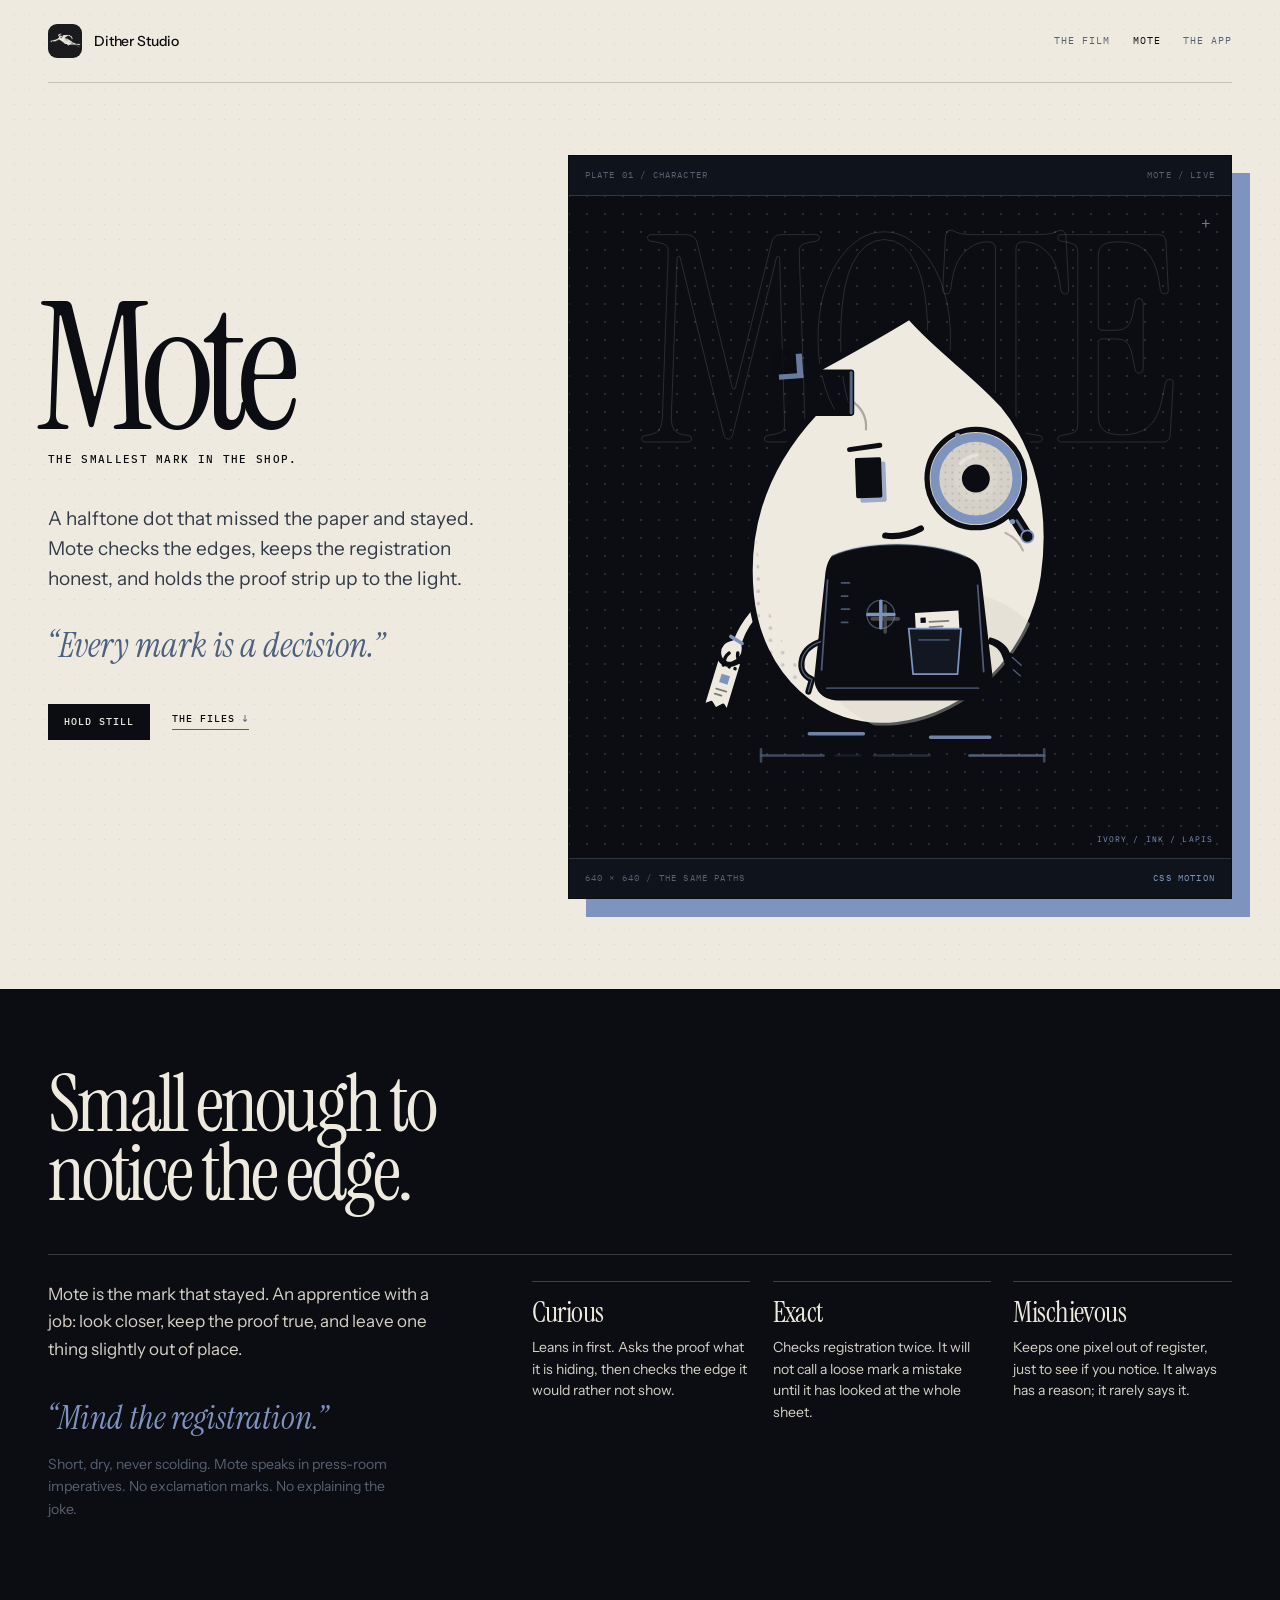
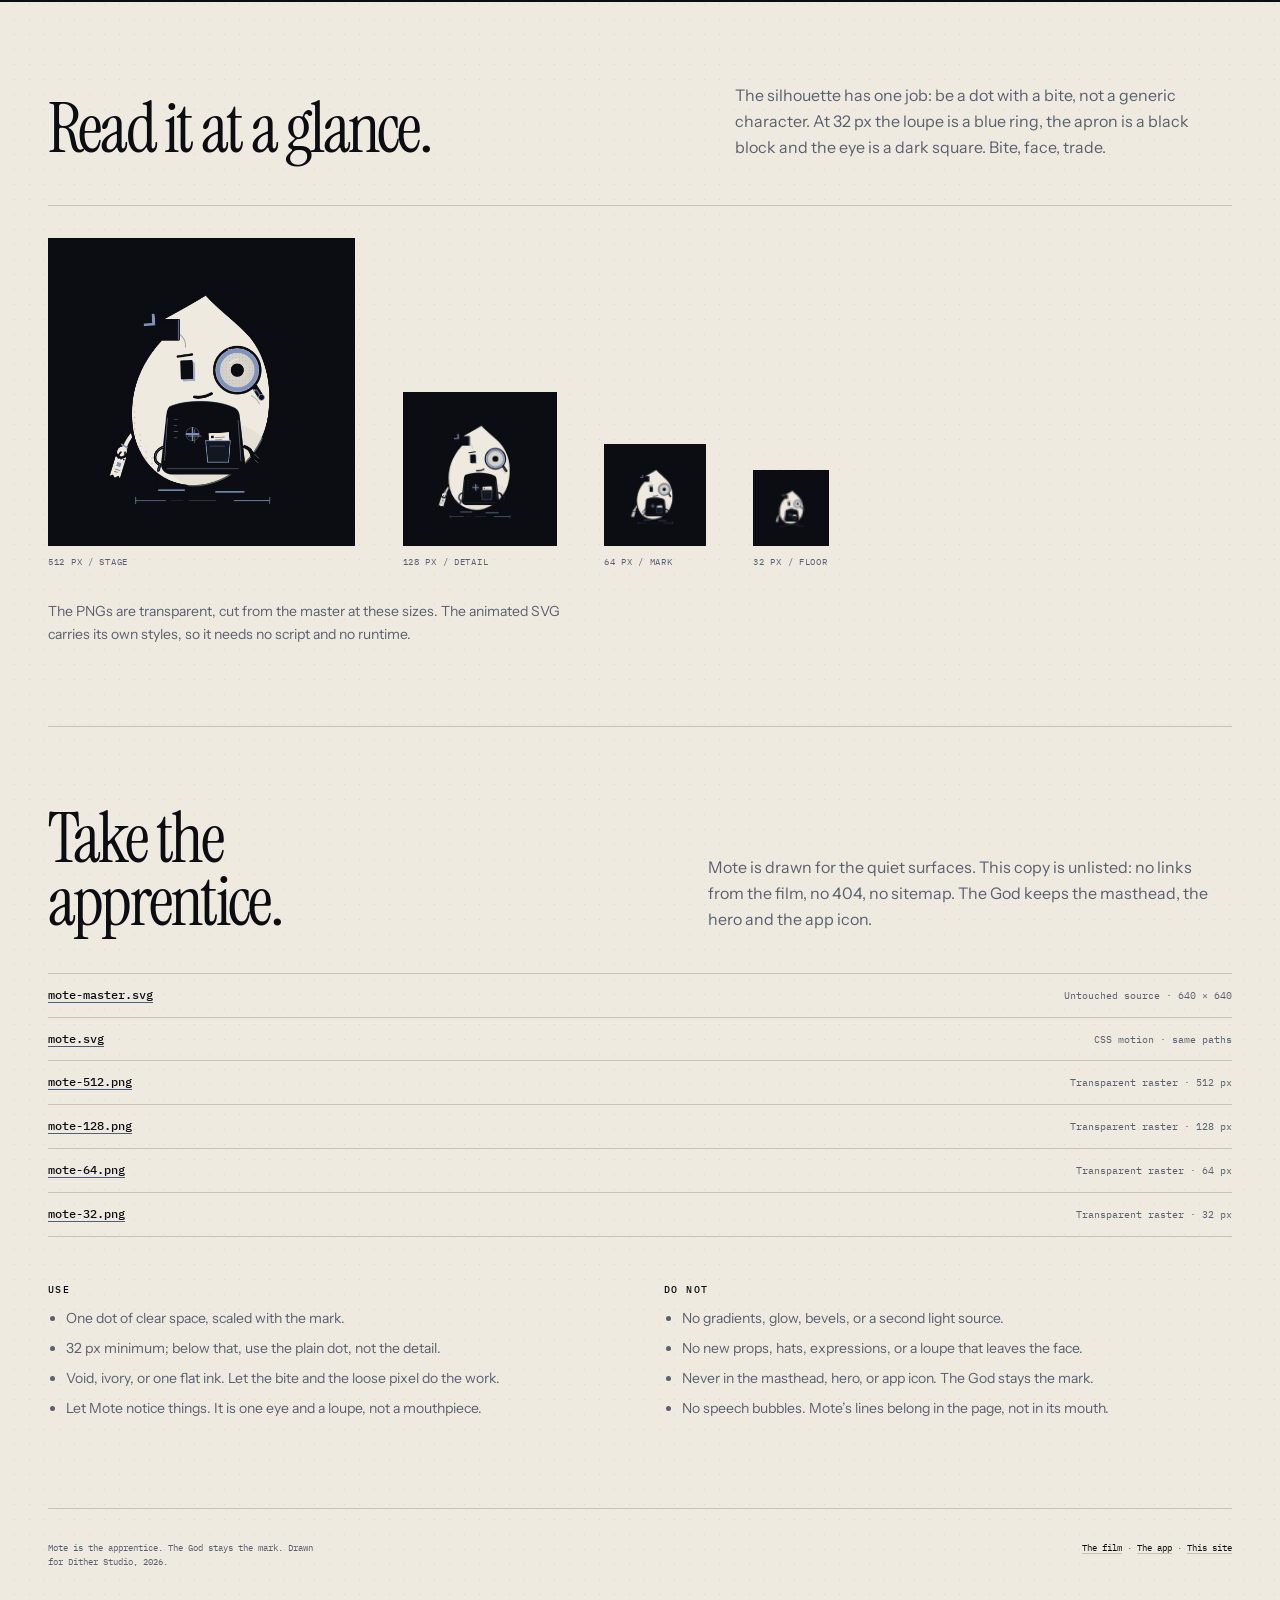
<file: mascot/index.html>
<!doctype html>
<html lang="en">
<head>
<meta charset="utf-8">
<meta name="viewport" content="width=device-width, initial-scale=1">
<meta name="color-scheme" content="light">
<title>Mote · the press apprentice · Dither Studio</title>
<meta name="description" content="Mote is the smallest mark in the Dither Studio shop: a stepped bite, one square eye, a loupe, a printer's apron, and one loose pixel.">
<meta name="robots" content="noindex, nofollow, noarchive">
<meta name="theme-color" content="#EFEADF">
<link rel="icon" href="../assets/mark.svg" type="image/svg+xml">
<link rel="apple-touch-icon" href="../assets/mark-192.png">
<meta property="og:title" content="Mote · the press apprentice">
<meta property="og:description" content="A stepped bite, one square eye, a loupe, a printer's apron and a loose pixel. Meet the smallest mark in the Dither Studio shop.">
<meta property="og:type" content="website">
<link rel="stylesheet" href="mascot.css">
</head>
<body>

<a class="skip" href="#main">Skip to the character</a>

<header class="masthead">
  <a class="brand" href="../" aria-label="Dither Studio, back to the film">
    <img class="brand__mark" src="../assets/mark-64.png" alt="" width="64" height="64" decoding="async">
    <span class="brand__word">Dither Studio</span>
  </a>
  <nav class="masthead__nav" aria-label="Sections">
    <a href="../">The film</a>
    <a href="./" aria-current="page">Mote</a>
    <a href="https://github.com/thijnperd/dither-studio">The app</a>
  </nav>
</header>

<main id="main">

  <section class="hero" aria-labelledby="hero-title">
    <div class="hero__copy">
      <h1 id="hero-title">Mote</h1>
      <p class="hero__role">The smallest mark in the shop.</p>
      <p class="hero__lede">A halftone dot that missed the paper and stayed. Mote checks the edges, keeps the registration honest, and holds the proof strip up to the light.</p>
      <p class="hero__quote">“Every mark is a decision.”</p>
      <div class="hero__actions">
        <button class="motion-toggle js-motion" type="button" aria-pressed="false">Hold still</button>
        <a class="hero__files" href="#files">The files <span aria-hidden="true">↓</span></a>
      </div>
    </div>

    <figure class="mote-stage">
      <div class="mote-stage__bar">
        <span>Plate 01 / character</span>
        <span>Mote / live</span>
      </div>
      <div class="mote-stage__art">
        <span class="mote-stage__word" aria-hidden="true">MOTE</span>
        <span class="mote-stage__cock" aria-hidden="true">+</span>
        <img id="mote-live" class="js-mote-live" src="mote.svg" width="640" height="640" alt="Mote, an ivory ink drop with a stepped bite at the shoulder, one square ink eye behind a lapis loupe, a black printer's apron, a proof strip in its left hand and one loose out-of-register pixel.">
        <span class="mote-stage__coord" aria-hidden="true">Ivory / ink / lapis</span>
      </div>
      <figcaption class="mote-stage__foot">
        <span>640 × 640 / the same paths</span>
        <span>CSS motion</span>
      </figcaption>
    </figure>
  </section>

  <section class="creed" aria-labelledby="creed-title">
    <div class="creed__inner">
      <h2 id="creed-title">Small enough to notice the edge.</h2>
      <div class="creed__grid">
        <div class="creed__copy">
          <p class="creed__lede">Mote is the mark that stayed. An apprentice with a job: look closer, keep the proof true, and leave one thing slightly out of place.</p>
          <p class="creed__quote">“Mind the registration.”</p>
          <p class="creed__note">Short, dry, never scolding. Mote speaks in press-room imperatives. No exclamation marks. No explaining the joke.</p>
        </div>
        <div class="traits">
          <article class="trait">
            <h3>Curious</h3>
            <p>Leans in first. Asks the proof what it is hiding, then checks the edge it would rather not show.</p>
          </article>
          <article class="trait">
            <h3>Exact</h3>
            <p>Checks registration twice. It will not call a loose mark a mistake until it has looked at the whole sheet.</p>
          </article>
          <article class="trait">
            <h3>Mischievous</h3>
            <p>Keeps one pixel out of register, just to see if you notice. It always has a reason; it rarely says it.</p>
          </article>
        </div>
      </div>
    </div>
  </section>

  <section class="specimen" aria-labelledby="specimen-title">
    <div class="specimen__head">
      <div>
        <h2 id="specimen-title">Read it at a glance.</h2>
      </div>
      <p>The silhouette has one job: be a dot with a bite, not a generic character. At 32 px the loupe is a blue ring, the apron is a black block and the eye is a dark square. Bite, face, trade.</p>
    </div>
    <div class="specimen__sizes">
      <figure class="specimen__size">
        <div class="specimen__tile"><img src="mote-512.png" width="512" height="512" alt="Mote at 512 pixels."></div>
        <figcaption>512 px / stage</figcaption>
      </figure>
      <figure class="specimen__size">
        <div class="specimen__tile"><img src="mote-128.png" width="128" height="128" alt="Mote at 128 pixels."></div>
        <figcaption>128 px / detail</figcaption>
      </figure>
      <figure class="specimen__size">
        <div class="specimen__tile"><img src="mote-64.png" width="64" height="64" alt="Mote at 64 pixels."></div>
        <figcaption>64 px / mark</figcaption>
      </figure>
      <figure class="specimen__size">
        <div class="specimen__tile"><img src="mote-32.png" width="32" height="32" alt="Mote at 32 pixels."></div>
        <figcaption>32 px / floor</figcaption>
      </figure>
    </div>
    <p class="specimen__note">The PNGs are transparent, cut from the master at these sizes. The animated SVG carries its own styles, so it needs no script and no runtime.</p>
  </section>

  <section class="files" id="files" aria-labelledby="files-title">
    <div class="files__head">
      <div>
        <h2 id="files-title">Take the apprentice.</h2>
      </div>
      <p>Mote is drawn for the quiet surfaces. This copy is unlisted: no links from the film, no 404, no sitemap. The God keeps the masthead, the hero and the app icon.</p>
    </div>

    <ul class="files__list">
      <li><a href="mote-master.svg" download>mote-master.svg</a><span>Untouched source · 640 × 640</span></li>
      <li><a href="mote.svg" download>mote.svg</a><span>CSS motion · same paths</span></li>
      <li><a href="mote-512.png" download>mote-512.png</a><span>Transparent raster · 512 px</span></li>
      <li><a href="mote-128.png" download>mote-128.png</a><span>Transparent raster · 128 px</span></li>
      <li><a href="mote-64.png" download>mote-64.png</a><span>Transparent raster · 64 px</span></li>
      <li><a href="mote-32.png" download>mote-32.png</a><span>Transparent raster · 32 px</span></li>
    </ul>

    <div class="rules">
      <div>
        <h3>Use</h3>
        <ul>
          <li>One dot of clear space, scaled with the mark.</li>
          <li>32 px minimum; below that, use the plain dot, not the detail.</li>
          <li>Void, ivory, or one flat ink. Let the bite and the loose pixel do the work.</li>
          <li>Let Mote notice things. It is one eye and a loupe, not a mouthpiece.</li>
        </ul>
      </div>
      <div>
        <h3>Do not</h3>
        <ul>
          <li>No gradients, glow, bevels, or a second light source.</li>
          <li>No new props, hats, expressions, or a loupe that leaves the face.</li>
          <li>Never in the masthead, hero, or app icon. The God stays the mark.</li>
          <li>No speech bubbles. Mote’s lines belong in the page, not in its mouth.</li>
        </ul>
      </div>
    </div>
  </section>

</main>

<footer class="colophon">
  <p>Mote is the apprentice. The God stays the mark. Drawn for Dither Studio, 2026.</p>
  <p>
    <a href="../">The film</a> ·
    <a href="https://github.com/thijnperd/dither-studio">The app</a> ·
    <a href="https://github.com/thijnperd/Dither-studio_publicity">This site</a>
  </p>
</footer>

<script>
  (() => {
    const toggle = document.querySelector('.js-motion');
    const live = [...document.querySelectorAll('.js-mote-live')];
    const preferStill = window.matchMedia('(prefers-reduced-motion: reduce)');
    let moving = !preferStill.matches;

    const sync = () => {
      live.forEach((image) => { image.src = moving ? 'mote.svg' : 'mote-master.svg'; });
      document.body.classList.toggle('is-still', !moving);
      toggle.textContent = moving ? 'Hold still' : 'Play motion';
      toggle.setAttribute('aria-pressed', String(!moving));
    };

    toggle.addEventListener('click', () => {
      moving = !moving;
      sync();
    });

    preferStill.addEventListener('change', (event) => {
      if (event.matches) {
        moving = false;
        sync();
      }
    });

    sync();
  })();
</script>

</body>
</html>
</file>
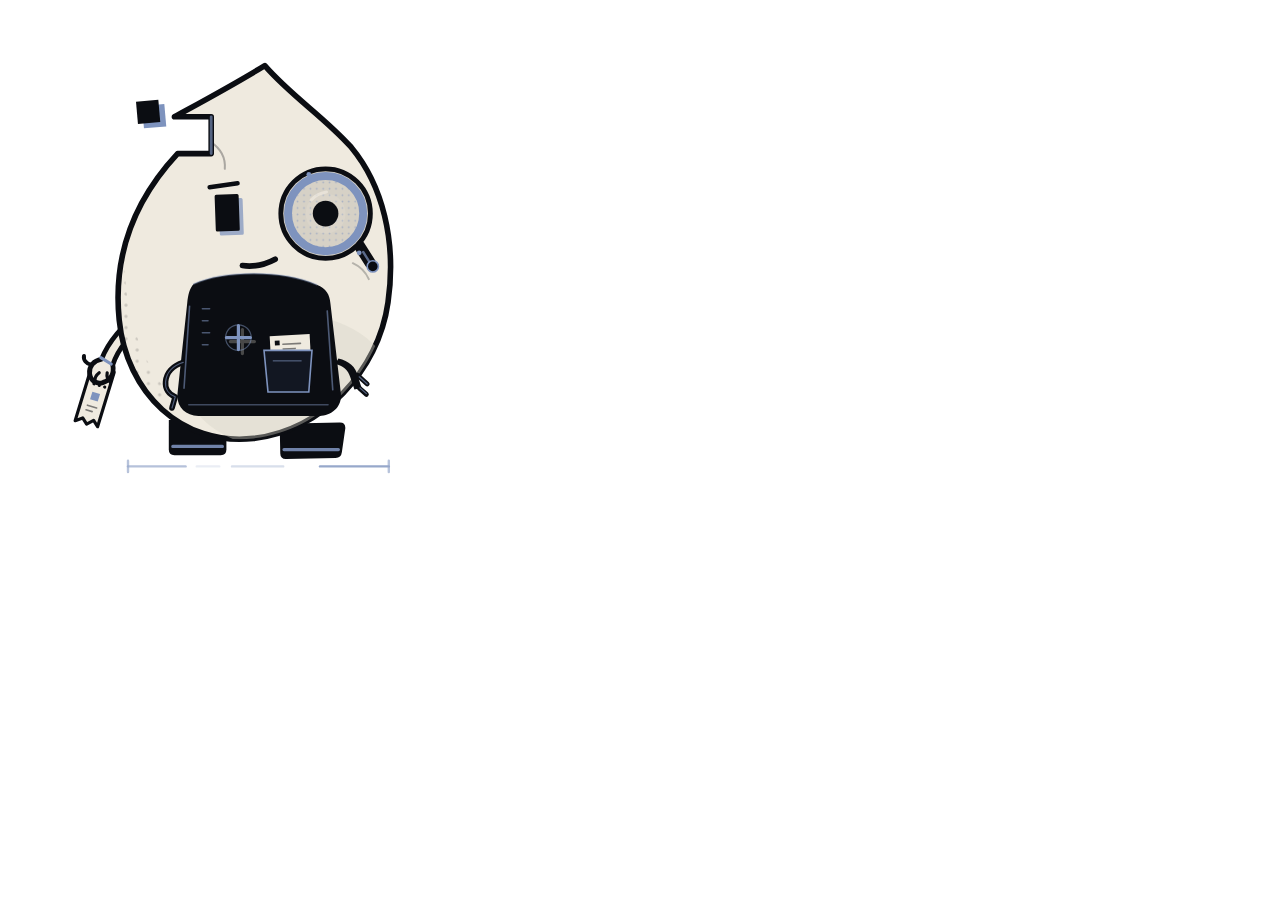
<file: mascot/tools/render.html>
<!doctype html>
<html lang="en">
<head>
<meta charset="utf-8">
<style>
  html, body { margin: 0; overflow: hidden; }
  body { display: grid; place-items: center; background: transparent; }
  body[data-bg="dark"] { background: #0B0D12; }
  img { display: block; width: var(--size); height: var(--size); }
</style>
</head>
<body>
<img id="mote" alt="">
<script>
  const params = new URLSearchParams(location.search);
  const src = params.get('src') || '../mote-master.svg';
  const size = Number(params.get('size')) || 512;
  document.documentElement.style.setProperty('--size', `${size}px`);
  document.body.style.width = `${size}px`;
  document.body.style.height = `${size}px`;
  document.body.dataset.bg = params.get('bg') || 'transparent';
  document.getElementById('mote').src = src;
</script>
</body>
</html>
</file>
<file: mascot/mascot.css>
/* Mote · the press apprentice.
   A character sheet printed on paper. The God remains the masthead mark;
   Mote gets one black stage, one clear silhouette and one job. */

@font-face {
  font-family: "Instrument Serif";
  src: url("../assets/fonts/InstrumentSerif-400.woff2") format("woff2");
  font-weight: 400;
  font-style: normal;
  font-display: swap;
}

@font-face {
  font-family: "Instrument Serif";
  src: url("../assets/fonts/InstrumentSerif-400-italic.woff2") format("woff2");
  font-weight: 400;
  font-style: italic;
  font-display: swap;
}

@font-face {
  font-family: "Instrument Sans";
  src: url("../assets/fonts/InstrumentSans-var.woff2") format("woff2");
  font-weight: 400 700;
  font-style: normal;
  font-display: swap;
}

@font-face {
  font-family: "IBM Plex Mono";
  src: url("../assets/fonts/IBMPlexMono-400.woff2") format("woff2");
  font-weight: 400;
  font-style: normal;
  font-display: swap;
}

@font-face {
  font-family: "IBM Plex Mono";
  src: url("../assets/fonts/IBMPlexMono-500.woff2") format("woff2");
  font-weight: 500;
  font-style: normal;
  font-display: swap;
}

:root {
  --paper: #EFEADF;
  --ink: #0B0D12;
  --void: #0B0D12;
  --press: #121722;
  --slate: #293244;
  --ivory: #EFEADF;
  --wash: #D6D1C6;
  --muted: #586171;
  --lapis: #7E93BE;
  --lapis-deep: #4D607F;
  --edge: rgba(11, 13, 18, 0.18);
  --serif: "Instrument Serif", Georgia, "Times New Roman", serif;
  --sans: "Instrument Sans", "Segoe UI", system-ui, -apple-system, sans-serif;
  --mono: "IBM Plex Mono", Consolas, "Cascadia Mono", ui-monospace, monospace;
  --ease-out: cubic-bezier(0.23, 1, 0.32, 1);
}

* { box-sizing: border-box; }

html {
  background: var(--paper);
  color-scheme: light;
  -webkit-text-size-adjust: 100%;
}

body {
  min-height: 100svh;
  margin: 0;
  display: flex;
  flex-direction: column;
  overflow-x: hidden;
  background-color: var(--paper);
  background-image: radial-gradient(circle, rgba(11, 13, 18, 0.09) 0.65px, transparent 0.9px);
  background-size: 15px 15px;
  background-position: 7px 7px;
  color: var(--ink);
  font: 400 17px/1.62 var(--sans);
  -webkit-font-smoothing: antialiased;
}

::selection { background: var(--lapis); color: var(--ink); }

a {
  color: var(--ink);
  text-decoration-color: var(--lapis-deep);
  text-underline-offset: 0.24em;
}

a:hover { text-decoration-color: var(--ink); }

:focus-visible {
  outline: 2px solid var(--lapis-deep);
  outline-offset: 4px;
}

h1, h2, h3, p, figure, blockquote, dl, dd { margin: 0; }
img { max-width: 100%; }

.skip {
  position: absolute;
  left: 1rem;
  top: -100%;
  z-index: 20;
  background: var(--ink);
  color: var(--paper);
  padding: 0.7rem 1rem;
  font: 500 11px/1 var(--mono);
  letter-spacing: 0.1em;
  text-transform: uppercase;
}

.skip:focus { top: 1rem; }

/* ---------- the top of the sheet ---------- */

.masthead,
.hero,
.creed__inner,
.specimen,
.files,
.colophon {
  width: min(1400px, calc(100% - 96px));
  margin-inline: auto;
}

.masthead {
  display: flex;
  align-items: center;
  justify-content: space-between;
  gap: 2rem;
  padding: 24px 0;
  border-bottom: 1px solid var(--edge);
}

.brand {
  display: inline-flex;
  align-items: center;
  gap: 12px;
  text-decoration: none;
}

.brand__mark {
  display: block;
  width: 34px;
  height: 34px;
  border-radius: 9px;
}

.brand__word {
  font: 500 14px/1 var(--sans);
  letter-spacing: -0.01em;
}

.masthead__nav {
  display: flex;
  align-items: center;
  gap: 1.4rem;
  font: 400 10px/1 var(--mono);
  letter-spacing: 0.1em;
  text-transform: uppercase;
}

.masthead__nav a {
  color: var(--muted);
  text-decoration: none;
}

.masthead__nav a[aria-current="page"] { color: var(--ink); }
.masthead__nav a:hover { color: var(--ink); }

/* ---------- the opening ---------- */

.hero {
  display: grid;
  grid-template-columns: minmax(0, 0.8fr) minmax(0, 1.2fr);
  gap: clamp(2.5rem, 6vw, 7rem);
  align-items: center;
  padding: clamp(3.5rem, 8vh, 7rem) 0 clamp(4rem, 10vh, 8rem);
}

.hero__copy { padding-bottom: 0.6rem; }

.hero h1 {
  margin-left: -0.07em;
  color: var(--ink);
  font: 400 clamp(7rem, 14vw, 13.5rem)/0.72 var(--serif);
  letter-spacing: -0.065em;
}

.hero__role {
  margin-top: 1.2rem;
  color: var(--ink);
  font: 500 11px/1.4 var(--mono);
  letter-spacing: 0.12em;
  text-transform: uppercase;
}

.hero__lede {
  max-width: 38ch;
  margin-top: 2.3rem;
  color: #333B48;
  font-size: 19px;
  line-height: 1.58;
}

.hero__quote {
  margin-top: 2rem;
  color: var(--lapis-deep);
  font: italic clamp(1.65rem, 2.7vw, 2.4rem)/1.15 var(--serif);
}

.hero__actions {
  display: flex;
  align-items: center;
  flex-wrap: wrap;
  gap: 1.4rem;
  margin-top: 2.4rem;
}

.motion-toggle {
  border: 1px solid var(--ink);
  background: var(--ink);
  color: var(--paper);
  padding: 12px 15px;
  font: 500 10px/1 var(--mono);
  letter-spacing: 0.1em;
  text-transform: uppercase;
  cursor: pointer;
  transition: background 140ms var(--ease-out), color 140ms var(--ease-out);
}

.motion-toggle[aria-pressed="true"] {
  background: transparent;
  color: var(--ink);
}

.hero__files {
  padding-bottom: 5px;
  color: var(--ink);
  font: 500 10px/1 var(--mono);
  letter-spacing: 0.1em;
  text-transform: uppercase;
  text-decoration: none;
  border-bottom: 1px solid var(--lapis-deep);
}

.hero__files span { color: var(--lapis-deep); }

/* ---------- the stage ---------- */

.mote-stage {
  margin: 0;
  min-width: 0;
  border: 1px solid var(--ink);
  background: var(--ink);
  box-shadow: 18px 18px 0 var(--lapis);
}

.mote-stage__bar,
.mote-stage__foot {
  display: flex;
  align-items: center;
  justify-content: space-between;
  gap: 1rem;
  padding: 13px 16px;
  color: var(--muted);
  font: 400 9px/1.4 var(--mono);
  letter-spacing: 0.13em;
  text-transform: uppercase;
}

.mote-stage__bar {
  border-bottom: 1px solid rgba(239, 234, 223, 0.16);
  background: #0E131C;
}

.mote-stage__foot {
  border-top: 1px solid rgba(239, 234, 223, 0.16);
  background: #0E131C;
}

.mote-stage__foot span:last-child { color: var(--lapis); }

.mote-stage__art {
  position: relative;
  display: grid;
  place-items: center;
  aspect-ratio: 1;
  overflow: hidden;
  isolation: isolate;
  background-color: var(--ink);
  background-image: radial-gradient(circle, rgba(239, 234, 223, 0.14) 1px, transparent 1.25px);
  background-size: 18px 18px;
  background-position: 9px 9px;
}

.mote-stage__word {
  position: absolute;
  z-index: 0;
  top: 5%;
  left: 50%;
  color: transparent;
  font: 400 clamp(8rem, 23vw, 18rem)/0.8 var(--serif);
  letter-spacing: -0.07em;
  -webkit-text-stroke: 1px rgba(239, 234, 223, 0.14);
  transform: translateX(-50%);
  user-select: none;
  pointer-events: none;
}

.mote-stage__art img {
  position: relative;
  z-index: 1;
  width: 84%;
  height: auto;
  transition: transform 480ms var(--ease-out);
}

.mote-stage__cock {
  position: absolute;
  z-index: 2;
  top: 18px;
  right: 20px;
  color: var(--lapis);
  font: 400 16px/1 var(--mono);
  opacity: 0.8;
}

.mote-stage__coord {
  position: absolute;
  z-index: 2;
  right: 18px;
  bottom: 15px;
  color: var(--lapis);
  font: 400 8px/1 var(--mono);
  letter-spacing: 0.14em;
  text-transform: uppercase;
}

/* ---------- the character ---------- */

.creed {
  background: var(--ink);
  color: var(--ivory);
}

.creed__inner {
  padding: clamp(4rem, 9vh, 7rem) 0;
}

.creed h2 {
  max-width: 13ch;
  color: var(--ivory);
  font: 400 clamp(2.8rem, 6.2vw, 6rem)/0.88 var(--serif);
  letter-spacing: -0.04em;
}

.creed__grid {
  display: grid;
  grid-template-columns: minmax(0, 0.72fr) minmax(0, 1.28fr);
  gap: clamp(2rem, 7vw, 8rem);
  margin-top: clamp(2.4rem, 5vh, 4rem);
  padding-top: 1.6rem;
  border-top: 1px solid rgba(239, 234, 223, 0.2);
}

.creed__lede {
  max-width: 42ch;
  color: var(--wash);
  font-size: 17px;
}

.creed__quote {
  margin-top: 2.2rem;
  color: var(--lapis);
  font: italic clamp(1.7rem, 2.6vw, 2.3rem)/1.15 var(--serif);
}

.creed__note {
  max-width: 40ch;
  margin-top: 1rem;
  color: var(--muted);
  font-size: 14px;
}

.traits {
  display: grid;
  grid-template-columns: repeat(3, 1fr);
  gap: 1.4rem;
}

.trait {
  padding-top: 1rem;
  border-top: 1px solid rgba(239, 234, 223, 0.24);
}

.trait h3 {
  margin-bottom: 0.65rem;
  color: var(--ivory);
  font: 400 1.8rem/1 var(--serif);
  letter-spacing: -0.02em;
}

.trait p {
  color: var(--wash);
  font-size: 14px;
  line-height: 1.55;
}

/* ---------- specimen ---------- */

.specimen {
  padding: clamp(4rem, 9vh, 7rem) 0;
  border-bottom: 1px solid var(--edge);
}

.specimen__head {
  display: grid;
  grid-template-columns: minmax(0, 1.1fr) minmax(0, 0.9fr);
  gap: 2rem 5rem;
  align-items: end;
  margin-bottom: 2.8rem;
}

.specimen h2 {
  max-width: 14ch;
  color: var(--ink);
  font: 400 clamp(2.7rem, 5.4vw, 5.2rem)/0.9 var(--serif);
  letter-spacing: -0.04em;
}

.specimen__head > p {
  max-width: 46ch;
  color: var(--muted);
  font-size: 16px;
}

.specimen__sizes {
  display: flex;
  align-items: flex-end;
  gap: clamp(1rem, 3.7vw, 3.8rem);
  flex-wrap: wrap;
  padding-top: 2rem;
  border-top: 1px solid var(--edge);
}

.specimen__size { margin: 0; }

.specimen__tile {
  display: grid;
  place-items: center;
  width: 100%;
  padding: 1.3rem;
  background: var(--ink);
  border: 1px solid var(--ink);
}

.specimen__size:nth-child(1) .specimen__tile { width: clamp(210px, 24vw, 330px); }
.specimen__size:nth-child(2) .specimen__tile { width: 154px; padding: 1.1rem; }
.specimen__size:nth-child(3) .specimen__tile { width: 102px; padding: 1rem; }
.specimen__size:nth-child(4) .specimen__tile { width: 76px; padding: 0.9rem; }

.specimen__tile img {
  display: block;
  width: 100%;
  height: auto;
}

.specimen__size figcaption {
  margin-top: 10px;
  color: var(--muted);
  font: 400 9px/1.4 var(--mono);
  letter-spacing: 0.08em;
  text-transform: uppercase;
}

.specimen__note {
  max-width: 58ch;
  margin-top: 2rem;
  color: var(--muted);
  font-size: 14px;
}

/* ---------- files ---------- */

.files {
  padding: clamp(4rem, 9vh, 7rem) 0;
}

.files__head {
  display: grid;
  grid-template-columns: minmax(0, 1.05fr) minmax(0, 0.95fr);
  gap: 2rem 5rem;
  align-items: end;
  margin-bottom: 2.5rem;
}

.files h2 {
  max-width: 13ch;
  color: var(--ink);
  font: 400 clamp(2.7rem, 5.4vw, 5.2rem)/0.9 var(--serif);
  letter-spacing: -0.04em;
}

.files__head > p {
  max-width: 46ch;
  color: var(--muted);
  font-size: 16px;
}

.files__list {
  margin: 0;
  padding: 0;
  list-style: none;
  border-top: 1px solid var(--edge);
}

.files__list li {
  display: flex;
  align-items: baseline;
  justify-content: space-between;
  gap: 2rem;
  padding: 13px 0;
  border-bottom: 1px solid var(--edge);
}

.files__list a {
  color: var(--ink);
  font: 500 12px/1.4 var(--mono);
  text-decoration-color: var(--lapis-deep);
}

.files__list span {
  color: var(--muted);
  font: 400 10px/1.4 var(--mono);
  text-align: right;
}

.rules {
  display: grid;
  grid-template-columns: 1fr 1fr;
  gap: 3rem;
  margin-top: 3rem;
}

.rules h3 {
  margin-bottom: 0.8rem;
  color: var(--ink);
  font: 500 10px/1 var(--mono);
  letter-spacing: 0.14em;
  text-transform: uppercase;
}

.rules ul { margin: 0; padding-left: 1.1rem; }
.rules li { margin-bottom: 0.45rem; color: var(--muted); font-size: 14px; }

/* ---------- close ---------- */

.colophon {
  display: flex;
  align-items: baseline;
  justify-content: space-between;
  gap: 2rem;
  padding: 2rem 0 3.2rem;
  border-top: 1px solid var(--edge);
  color: var(--muted);
  font: 400 9px/1.6 var(--mono);
}

.colophon p { max-width: 54ch; }
.colophon a { color: var(--ink); text-decoration-color: var(--edge); }
.colophon a:hover { text-decoration-color: var(--lapis-deep); }

/* ---------- interaction ---------- */

@media (hover: hover) and (pointer: fine) {
  .mote-stage:hover .mote-stage__art img { transform: scale(1.012) rotate(-0.35deg); }
  .motion-toggle:hover { background: var(--lapis-deep); border-color: var(--lapis-deep); color: var(--paper); }
  .motion-toggle[aria-pressed="true"]:hover { background: var(--ink); color: var(--paper); }
  .hero__files:hover { border-bottom-color: var(--ink); }
}

body.is-still .mote-stage__art img { transform: none; }

/* ---------- responsive ---------- */

@media (max-width: 1000px) {
  .masthead, .hero, .creed__inner, .specimen, .files, .colophon { width: min(100% - 48px, 1400px); }
  .hero { grid-template-columns: 1fr; gap: 3.5rem; padding-top: 3.5rem; }
  .hero h1 { font-size: clamp(6rem, 22vw, 10rem); }
  .mote-stage { max-width: 760px; }
  .creed__grid { grid-template-columns: 1fr; gap: 2rem; }
  .traits { max-width: 760px; }
  .specimen__head, .files__head { grid-template-columns: 1fr; gap: 1rem; }
}

@media (max-width: 720px) {
  .masthead, .hero, .creed__inner, .specimen, .files, .colophon { width: min(100% - 36px, 1400px); }
  .masthead { padding: 18px 0; gap: 1rem; }
  .masthead__nav { gap: 0.8rem; font-size: 8.5px; }
  .masthead__nav a:first-child { display: none; }
  .hero { padding-top: 3rem; padding-bottom: 4.5rem; }
  .hero h1 { font-size: clamp(5.5rem, 26vw, 8rem); }
  .hero__lede { font-size: 17px; }
  .hero__quote { font-size: 1.7rem; }
  .mote-stage { box-shadow: 8px 8px 0 var(--lapis); }
  .mote-stage__bar, .mote-stage__foot { font-size: 8px; padding: 11px 13px; }
  .creed h2 { font-size: clamp(2.5rem, 12vw, 3.8rem); }
  .traits { grid-template-columns: 1fr; gap: 1.2rem; }
  .trait { padding-top: 0.9rem; }
  .specimen__sizes { gap: 1.4rem; }
  .specimen__size:nth-child(1) .specimen__tile { width: min(64vw, 280px); }
  .specimen__size:nth-child(2) .specimen__tile { width: 130px; }
  .specimen__size:nth-child(3) .specimen__tile { width: 92px; }
  .specimen__size:nth-child(4) .specimen__tile { width: 68px; }
  .files__list li { align-items: flex-start; flex-direction: column; gap: 4px; }
  .files__list span { text-align: left; }
  .rules { grid-template-columns: 1fr; gap: 1.5rem; }
  .colophon { align-items: flex-start; flex-direction: column; gap: 1rem; }
}

@media (max-width: 430px) {
  .masthead__nav a { font-size: 8px; }
  .mote-stage__art img { width: 88%; }
  .hero__actions { gap: 1rem; }
}

@media (prefers-reduced-motion: reduce) {
  *, *::before, *::after {
    scroll-behavior: auto !important;
    transition-duration: 0.001ms !important;
    animation-duration: 0.001ms !important;
    animation-iteration-count: 1 !important;
  }
  .mote-stage:hover .mote-stage__art img { transform: none; }
}
</file>
